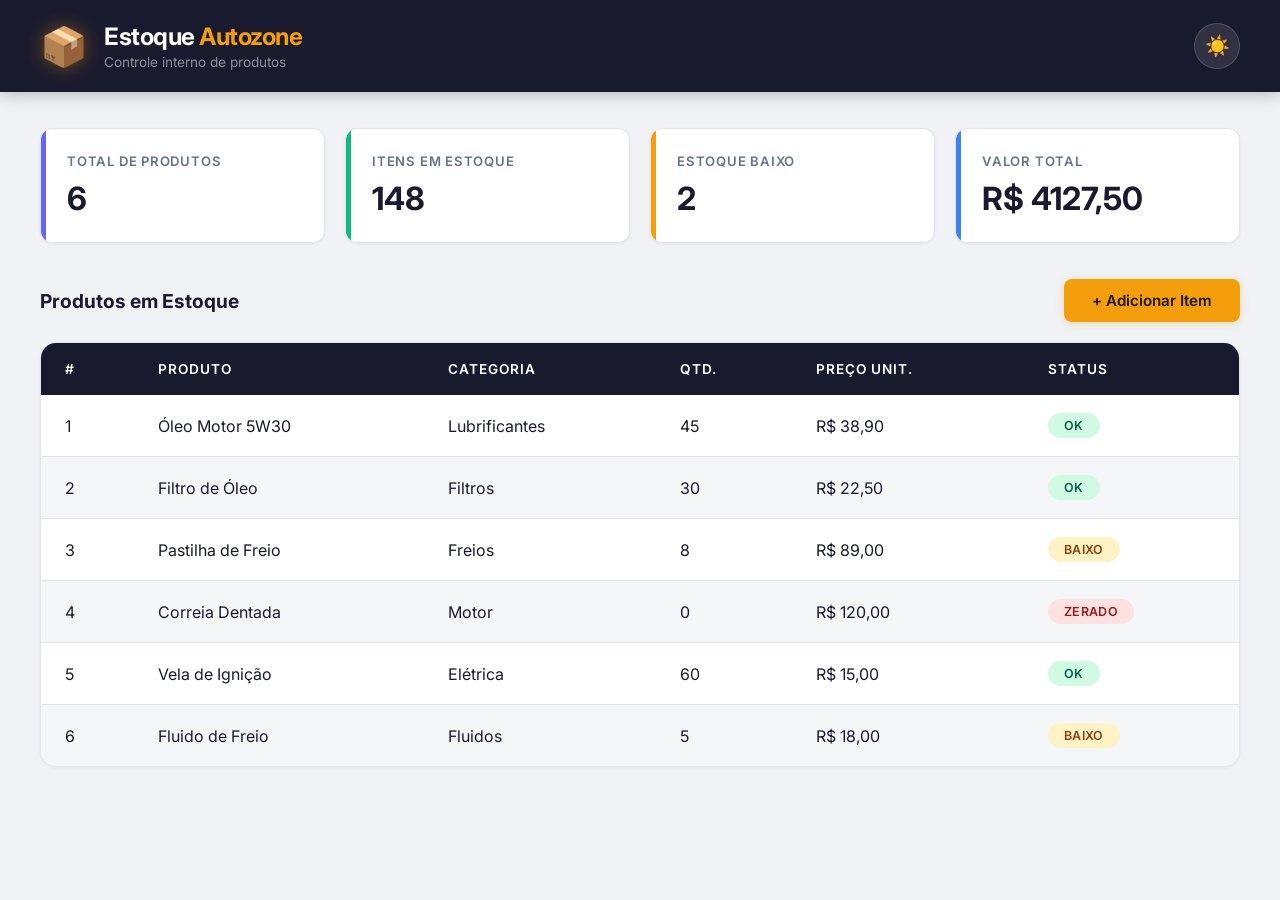
<file: Projeto Simulação de Estoque/index.html>
<!DOCTYPE html>
<html lang="pt-BR">
<head>
  <meta charset="UTF-8" />
  <meta name="viewport" content="width=device-width, initial-scale=1.0" />
  <title>Autozone - Estoque</title>
  <link rel="stylesheet" href="style.css" />
</head>
<body>

  <!-- App Header -->
  <header class="app-header">
    <div class="app-header__brand">
      <span class="app-header__icon">📦</span>
      <div>
        <div class="app-header__title">Estoque <span>Autozone</span></div>
        <div class="app-header__subtitle">Controle interno de produtos</div>
      </div>
    </div>
    <button class="theme-toggle" id="themeToggle" title="Alternar tema">☀️</button>
  </header>

  <!-- Main Content -->
  <main class="app-main">

    <!-- Stat Cards -->
    <section class="stat-grid" id="statGrid">
      <div class="stat-card">
        <div class="stat-card__label">Total de Produtos</div>
        <div class="stat-card__value" id="statTotal">0</div>
      </div>
      <div class="stat-card">
        <div class="stat-card__label">Itens em Estoque</div>
        <div class="stat-card__value" id="statEstoque">0</div>
      </div>
      <div class="stat-card">
        <div class="stat-card__label">Estoque Baixo</div>
        <div class="stat-card__value" id="statBaixo">0</div>
      </div>
      <div class="stat-card">
        <div class="stat-card__label">Valor Total</div>
        <div class="stat-card__value" id="statValor">R$ 0</div>
      </div>
    </section>

    <!-- Toolbar -->
    <div class="section-toolbar">
      <h2 class="section-toolbar__title">Produtos em Estoque</h2>
      <button class="btn-add" onclick="abrirModal()">+ Adicionar Item</button>
    </div>

    <!-- Table -->
    <div class="table-wrapper">
      <table id="tabela">
        <thead>
          <tr>
            <th>#</th>
            <th>Produto</th>
            <th>Categoria</th>
            <th>Qtd.</th>
            <th>Preço Unit.</th>
            <th>Status</th>
          </tr>
        </thead>
        <tbody id="tbody">
        </tbody>
      </table>
    </div>

  </main>

  <!-- Modal -->
  <div class="modal-overlay" id="modalOverlay">
    <div class="modal">
      <h2>Novo Item</h2>

      <label>Produto</label>
      <input type="text" id="inputProduto" placeholder="Ex: Filtro de Óleo" />

      <label>Categoria</label>
      <input type="text" id="inputCategoria" placeholder="Ex: Filtros" />

      <label>Quantidade</label>
      <input type="number" id="inputQtd" min="0" placeholder="0" />

      <label>Preço Unitário (R$)</label>
      <input type="number" id="inputPreco" min="0" step="0.01" placeholder="0,00" />

      <div class="modal-actions">
        <button class="btn-cancel" onclick="fecharModal()">Cancelar</button>
        <button class="btn-save" onclick="salvarItem()">Salvar</button>
      </div>
    </div>
  </div>

  <script>
    const itens = [
      { produto: "Óleo Motor 5W30",    categoria: "Lubrificantes", qtd: 45, preco: 38.90 },
      { produto: "Filtro de Óleo",     categoria: "Filtros",       qtd: 30, preco: 22.50 },
      { produto: "Pastilha de Freio",  categoria: "Freios",        qtd: 8,  preco: 89.00 },
      { produto: "Correia Dentada",    categoria: "Motor",         qtd: 0,  preco: 120.00 },
      { produto: "Vela de Ignição",    categoria: "Elétrica",      qtd: 60, preco: 15.00 },
      { produto: "Fluido de Freio",    categoria: "Fluidos",       qtd: 5,  preco: 18.00 },
    ];

    function statusBadge(qtd) {
      if (qtd === 0)  return `<span class="badge zerado">Zerado</span>`;
      if (qtd <= 8)   return `<span class="badge baixo">Baixo</span>`;
      return `<span class="badge ok">OK</span>`;
    }

    function atualizarStats() {
      const total = itens.length;
      const estoque = itens.reduce((s, i) => s + i.qtd, 0);
      const baixo = itens.filter(i => i.qtd > 0 && i.qtd <= 8).length;
      const valor = itens.reduce((s, i) => s + (i.qtd * i.preco), 0);

      document.getElementById("statTotal").textContent = total;
      document.getElementById("statEstoque").textContent = estoque;
      document.getElementById("statBaixo").textContent = baixo;
      document.getElementById("statValor").textContent =
        "R$ " + valor.toFixed(2).replace(".", ",");
    }

    function renderTabela() {
      const tbody = document.getElementById("tbody");
      tbody.innerHTML = "";
      itens.forEach((item, i) => {
        const tr = document.createElement("tr");
        tr.innerHTML = `
          <td data-label="#">${i + 1}</td>
          <td data-label="Produto">${item.produto}</td>
          <td data-label="Categoria">${item.categoria}</td>
          <td data-label="Qtd.">${item.qtd}</td>
          <td data-label="Preço">R$ ${item.preco.toFixed(2).replace(".", ",")}</td>
          <td data-label="Status">${statusBadge(item.qtd)}</td>
        `;
        tbody.appendChild(tr);
      });
      atualizarStats();
    }

    function abrirModal() {
      document.getElementById("modalOverlay").classList.add("active");
    }

    function fecharModal() {
      document.getElementById("modalOverlay").classList.remove("active");
      document.getElementById("inputProduto").value = "";
      document.getElementById("inputCategoria").value = "";
      document.getElementById("inputQtd").value = "";
      document.getElementById("inputPreco").value = "";
    }

    function salvarItem() {
      const produto   = document.getElementById("inputProduto").value.trim();
      const categoria = document.getElementById("inputCategoria").value.trim();
      const qtd       = parseInt(document.getElementById("inputQtd").value) || 0;
      const preco     = parseFloat(document.getElementById("inputPreco").value) || 0;

      if (!produto) {
        alert("Informe o nome do produto.");
        return;
      }

      itens.push({ produto, categoria, qtd, preco });
      renderTabela();
      fecharModal();
    }

    // Fechar modal clicando fora
    document.getElementById("modalOverlay").addEventListener("click", function(e) {
      if (e.target === this) fecharModal();
    });

    // ---------- Dark / Light Toggle ----------
    const toggle = document.getElementById("themeToggle");

    function setTheme(dark) {
      document.body.classList.toggle("dark", dark);
      toggle.textContent = dark ? "🌙" : "☀️";
      localStorage.setItem("autozone-theme", dark ? "dark" : "light");
    }

    toggle.addEventListener("click", () => {
      setTheme(!document.body.classList.contains("dark"));
    });

    // Load saved theme
    const saved = localStorage.getItem("autozone-theme");
    if (saved === "dark") setTheme(true);

    // Init
    renderTabela();
  </script>

</body>
</html>
</file>
<file: Projeto Simulação de Estoque/style.css>
/* ============================================
   AUTOZONE ESTOQUE — Sistema de Design
   ============================================ */

@import url('https://fonts.googleapis.com/css2?family=Inter:wght@400;500;600;700&display=swap');

/* ---------- Variáveis de Design (Claro) ---------- */
:root {
  /* Primária */
  --clr-primary: #1a1a2e;
  --clr-primary-hover: #2e2e5e;
  --clr-primary-light: #16213e;

  /* Destaque */
  --clr-accent: #f59e0b;
  --clr-accent-hover: #d97706;
  --clr-accent-glow: rgba(245, 158, 11, 0.15);

  /* Superfícies */
  --clr-bg: #f0f2f5;
  --clr-surface: #ffffff;
  --clr-surface-hover: #f8f9fb;
  --clr-surface-alt: #f5f6f8;
  --clr-border: #e2e5ea;

  /* Texto */
  --clr-text: #1a1a2e;
  --clr-text-secondary: #64748b;
  --clr-text-inverse: #ffffff;

  /* Badges de Status */
  --clr-ok-bg: #d1fae5;
  --clr-ok-text: #065f46;
  --clr-baixo-bg: #fef3c7;
  --clr-baixo-text: #92400e;
  --clr-zerado-bg: #fee2e2;
  --clr-zerado-text: #991b1b;

  /* Cards de Estatísticas */
  --clr-stat1: #6366f1;
  --clr-stat2: #10b981;
  --clr-stat3: #f59e0b;
  --clr-stat4: #3b82f6;

  /* Sombras */
  --shadow-sm: 0 1px 3px rgba(0, 0, 0, 0.06);
  --shadow-md: 0 4px 12px rgba(0, 0, 0, 0.08);
  --shadow-lg: 0 8px 30px rgba(0, 0, 0, 0.12);

  /* Raios de Borda */
  --radius-sm: 8px;
  --radius-md: 12px;
  --radius-lg: 16px;

  /* Transições */
  --transition: 0.25s cubic-bezier(0.4, 0, 0.2, 1);
}

/* ---------- Modo Escuro ---------- */
body.dark {
  --clr-bg: #0c0c18;
  --clr-surface: #161625;
  --clr-surface-hover: #1e1e32;
  --clr-surface-alt: #1a1a2e;
  --clr-border: #2a2a45;

  --clr-text: #e2e8f0;
  --clr-text-secondary: #94a3b8;

  --clr-ok-bg: #064e3b;
  --clr-ok-text: #6ee7b7;
  --clr-baixo-bg: #78350f;
  --clr-baixo-text: #fcd34d;
  --clr-zerado-bg: #7f1d1d;
  --clr-zerado-text: #fca5a5;

  --shadow-sm: 0 1px 3px rgba(0, 0, 0, 0.3);
  --shadow-md: 0 4px 12px rgba(0, 0, 0, 0.4);
  --shadow-lg: 0 8px 30px rgba(0, 0, 0, 0.5);
}

/* ---------- Reset e Base ---------- */
*, *::before, *::after {
  box-sizing: border-box;
  margin: 0;
  padding: 0;
}

body {
  font-family: 'Inter', system-ui, -apple-system, sans-serif;
  background: var(--clr-bg);
  color: var(--clr-text);
  min-height: 100vh;
  transition: background var(--transition), color var(--transition);
}

/* ---------- Cabeçalho do App ---------- */
.app-header {
  background: var(--clr-primary);
  padding: 22px 40px;
  display: flex;
  align-items: center;
  justify-content: space-between;
  position: sticky;
  top: 0;
  z-index: 100;
  box-shadow: 0 2px 16px rgba(0, 0, 0, 0.25);
}

.app-header__brand {
  display: flex;
  align-items: center;
  gap: 16px;
}

.app-header__icon {
  font-size: 2.4rem;
  line-height: 1;
  filter: drop-shadow(0 0 10px rgba(245, 158, 11, 0.4));
}

.app-header__title {
  font-size: 1.5rem;
  font-weight: 700;
  color: var(--clr-text-inverse);
  letter-spacing: -0.02em;
}

.app-header__title span {
  color: var(--clr-accent);
}

.app-header__subtitle {
  font-size: 0.85rem;
  color: rgba(255, 255, 255, 0.5);
  font-weight: 400;
  margin-top: 3px;
}

/* Botão de Alternar Tema */
.theme-toggle {
  background: rgba(255, 255, 255, 0.1);
  border: 1px solid rgba(255, 255, 255, 0.15);
  color: var(--clr-text-inverse);
  width: 46px;
  height: 46px;
  border-radius: 50%;
  cursor: pointer;
  font-size: 1.25rem;
  display: flex;
  align-items: center;
  justify-content: center;
  transition: background var(--transition), transform var(--transition);
}

.theme-toggle:hover {
  background: rgba(255, 255, 255, 0.2);
  transform: rotate(20deg);
}

/* ---------- Conteúdo Principal ---------- */
.app-main {
  max-width: 1400px;
  margin: 0 auto;
  padding: 36px 40px 80px;
}

/* ---------- Cards de Estatísticas ---------- */
.stat-grid {
  display: grid;
  grid-template-columns: repeat(4, 1fr);
  gap: 20px;
  margin-bottom: 36px;
}

.stat-card {
  background: var(--clr-surface);
  border: 1px solid var(--clr-border);
  border-radius: var(--radius-md);
  padding: 24px 26px;
  box-shadow: var(--shadow-sm);
  transition: transform var(--transition), box-shadow var(--transition), background var(--transition);
  position: relative;
  overflow: hidden;
}

/* Barra lateral colorida dos cards */
.stat-card::before {
  content: '';
  position: absolute;
  top: 0;
  left: 0;
  width: 5px;
  height: 100%;
  border-radius: 5px 0 0 5px;
}

.stat-card:nth-child(1)::before { background: var(--clr-stat1); }
.stat-card:nth-child(2)::before { background: var(--clr-stat2); }
.stat-card:nth-child(3)::before { background: var(--clr-stat3); }
.stat-card:nth-child(4)::before { background: var(--clr-stat4); }

.stat-card:hover {
  transform: translateY(-3px);
  box-shadow: var(--shadow-md);
}

.stat-card__label {
  font-size: 0.82rem;
  font-weight: 600;
  color: var(--clr-text-secondary);
  text-transform: uppercase;
  letter-spacing: 0.06em;
  margin-bottom: 10px;
}

.stat-card__value {
  font-size: 2rem;
  font-weight: 700;
  color: var(--clr-text);
  transition: color var(--transition);
}

/* ---------- Barra de Ações ---------- */
.section-toolbar {
  display: flex;
  align-items: center;
  justify-content: space-between;
  margin-bottom: 20px;
}

.section-toolbar__title {
  font-size: 1.2rem;
  font-weight: 700;
  color: var(--clr-text);
}

/* Botão Adicionar */
.btn-add {
  display: inline-flex;
  align-items: center;
  gap: 8px;
  padding: 12px 28px;
  background: var(--clr-accent);
  color: #1a1a00;
  border: none;
  border-radius: var(--radius-sm);
  font-family: 'Inter', sans-serif;
  font-size: 0.95rem;
  font-weight: 600;
  cursor: pointer;
  transition: background var(--transition), transform var(--transition), box-shadow var(--transition);
  box-shadow: 0 2px 10px rgba(245, 158, 11, 0.25);
}

.btn-add:hover {
  background: var(--clr-accent-hover);
  transform: translateY(-2px);
  box-shadow: 0 4px 18px rgba(245, 158, 11, 0.35);
}

.btn-add:active {
  transform: translateY(0);
}

/* ---------- Tabela ---------- */
.table-wrapper {
  background: var(--clr-surface);
  border: 1px solid var(--clr-border);
  border-radius: var(--radius-lg);
  overflow: hidden;
  box-shadow: var(--shadow-sm);
  transition: background var(--transition), border-color var(--transition);
}

table {
  width: 100%;
  border-collapse: collapse;
}

/* Cabeçalho da tabela */
thead {
  background: var(--clr-primary);
  color: var(--clr-text-inverse);
}

th {
  padding: 18px 24px;
  text-align: left;
  font-size: 0.85rem;
  font-weight: 600;
  text-transform: uppercase;
  letter-spacing: 0.07em;
}

/* Células da tabela */
td {
  padding: 18px 24px;
  font-size: 1rem;
  border-bottom: 1px solid var(--clr-border);
  transition: background var(--transition);
}

/* Linhas da tabela */
tbody tr {
  transition: background var(--transition);
}

tbody tr:last-child td {
  border-bottom: none;
}

tbody tr:nth-child(even) {
  background: var(--clr-surface-alt);
}

tbody tr:hover {
  background: var(--clr-accent-glow);
}

/* ---------- Badges de Status ---------- */
.badge {
  display: inline-block;
  padding: 5px 16px;
  border-radius: 20px;
  font-size: 0.78rem;
  font-weight: 600;
  letter-spacing: 0.03em;
  text-transform: uppercase;
  transition: background var(--transition), color var(--transition);
}

.badge.ok {
  background: var(--clr-ok-bg);
  color: var(--clr-ok-text);
}

.badge.baixo {
  background: var(--clr-baixo-bg);
  color: var(--clr-baixo-text);
}

.badge.zerado {
  background: var(--clr-zerado-bg);
  color: var(--clr-zerado-text);
}

/* ---------- Modal ---------- */
.modal-overlay {
  display: none;
  position: fixed;
  inset: 0;
  background: rgba(0, 0, 0, 0.5);
  backdrop-filter: blur(4px);
  justify-content: center;
  align-items: center;
  z-index: 200;
  opacity: 0;
  transition: opacity var(--transition);
}

.modal-overlay.active {
  display: flex;
  opacity: 1;
}

/* Caixa do Modal */
.modal {
  background: var(--clr-surface);
  padding: 34px;
  border-radius: var(--radius-lg);
  width: 440px;
  max-width: 92vw;
  box-shadow: var(--shadow-lg);
  border: 1px solid var(--clr-border);
  transform: scale(0.95) translateY(10px);
  animation: modalEntrar 0.3s var(--transition) forwards;
  transition: background var(--transition), border-color var(--transition);
}

/* Animação de entrada do modal */
@keyframes modalEntrar {
  to {
    transform: scale(1) translateY(0);
    opacity: 1;
  }
}

/* Título do modal */
.modal h2 {
  font-size: 1.2rem;
  font-weight: 700;
  margin-bottom: 24px;
  color: var(--clr-text);
  padding-bottom: 16px;
  border-bottom: 1px solid var(--clr-border);
}

/* Labels do formulário */
.modal label {
  display: block;
  font-size: 0.82rem;
  font-weight: 600;
  color: var(--clr-text-secondary);
  margin-bottom: 6px;
  text-transform: uppercase;
  letter-spacing: 0.04em;
}

/* Inputs do formulário */
.modal input,
.modal select {
  width: 100%;
  padding: 12px 16px;
  border: 1px solid var(--clr-border);
  border-radius: var(--radius-sm);
  font-family: 'Inter', sans-serif;
  font-size: 1rem;
  margin-bottom: 18px;
  background: var(--clr-surface-alt);
  color: var(--clr-text);
  transition: border-color var(--transition), box-shadow var(--transition), background var(--transition);
  outline: none;
}

/* Foco nos inputs */
.modal input:focus,
.modal select:focus {
  border-color: var(--clr-accent);
  box-shadow: 0 0 0 3px var(--clr-accent-glow);
}

/* Ações do modal (botões) */
.modal-actions {
  display: flex;
  gap: 12px;
  justify-content: flex-end;
  margin-top: 8px;
}

/* Botão Cancelar */
.btn-cancel {
  padding: 12px 24px;
  border: 1px solid var(--clr-border);
  background: var(--clr-surface);
  color: var(--clr-text);
  border-radius: var(--radius-sm);
  cursor: pointer;
  font-family: 'Inter', sans-serif;
  font-size: 0.92rem;
  font-weight: 500;
  transition: background var(--transition), border-color var(--transition);
}

.btn-cancel:hover {
  background: var(--clr-surface-hover);
}

/* Botão Salvar */
.btn-save {
  padding: 12px 24px;
  background: var(--clr-accent);
  color: #1a1a00;
  border: none;
  border-radius: var(--radius-sm);
  cursor: pointer;
  font-family: 'Inter', sans-serif;
  font-size: 0.92rem;
  font-weight: 600;
  transition: background var(--transition), transform var(--transition);
}

.btn-save:hover {
  background: var(--clr-accent-hover);
  transform: translateY(-1px);
}

/* ---------- Responsivo: Tablet ---------- */
@media (max-width: 768px) {
  .app-header {
    padding: 16px 20px;
  }

  .app-header__title {
    font-size: 1.15rem;
  }

  .app-header__subtitle {
    display: none;
  }

  .app-main {
    padding: 22px 16px 50px;
  }

  /* Grid de 2 colunas no tablet */
  .stat-grid {
    grid-template-columns: repeat(2, 1fr);
    gap: 12px;
    margin-bottom: 26px;
  }

  .stat-card {
    padding: 18px 20px;
  }

  .stat-card__value {
    font-size: 1.6rem;
  }

  .section-toolbar {
    flex-direction: column;
    align-items: stretch;
    gap: 14px;
  }

  .btn-add {
    width: 100%;
    justify-content: center;
  }

  /* Tabela vira cards no mobile */
  .table-wrapper {
    background: transparent;
    border: none;
    box-shadow: none;
  }

  table, thead, tbody, th, td, tr {
    display: block;
  }

  /* Esconde cabeçalho da tabela */
  thead {
    display: none;
  }

  /* Cada linha vira um card */
  tbody tr {
    background: var(--clr-surface);
    border: 1px solid var(--clr-border);
    border-radius: var(--radius-md);
    margin-bottom: 14px;
    padding: 20px;
    box-shadow: var(--shadow-sm);
  }

  tbody tr:nth-child(even) {
    background: var(--clr-surface);
  }

  /* Células viram linhas flex */
  td {
    padding: 6px 0;
    border-bottom: none;
    display: flex;
    justify-content: space-between;
    align-items: center;
    font-size: 0.92rem;
  }

  /* Label do dado via atributo data-label */
  td::before {
    content: attr(data-label);
    font-weight: 600;
    font-size: 0.78rem;
    color: var(--clr-text-secondary);
    text-transform: uppercase;
    letter-spacing: 0.04em;
    flex-shrink: 0;
    margin-right: 14px;
  }

  /* Esconde a coluna de numeração */
  td:first-child {
    display: none;
  }
}

/* ---------- Responsivo: Celular pequeno ---------- */
@media (max-width: 480px) {
  .stat-grid {
    grid-template-columns: 1fr 1fr;
    gap: 10px;
  }

  .stat-card__label {
    font-size: 0.72rem;
  }

  .stat-card__value {
    font-size: 1.3rem;
  }

  .modal {
    width: 95vw;
    padding: 24px;
  }
}
</file>
